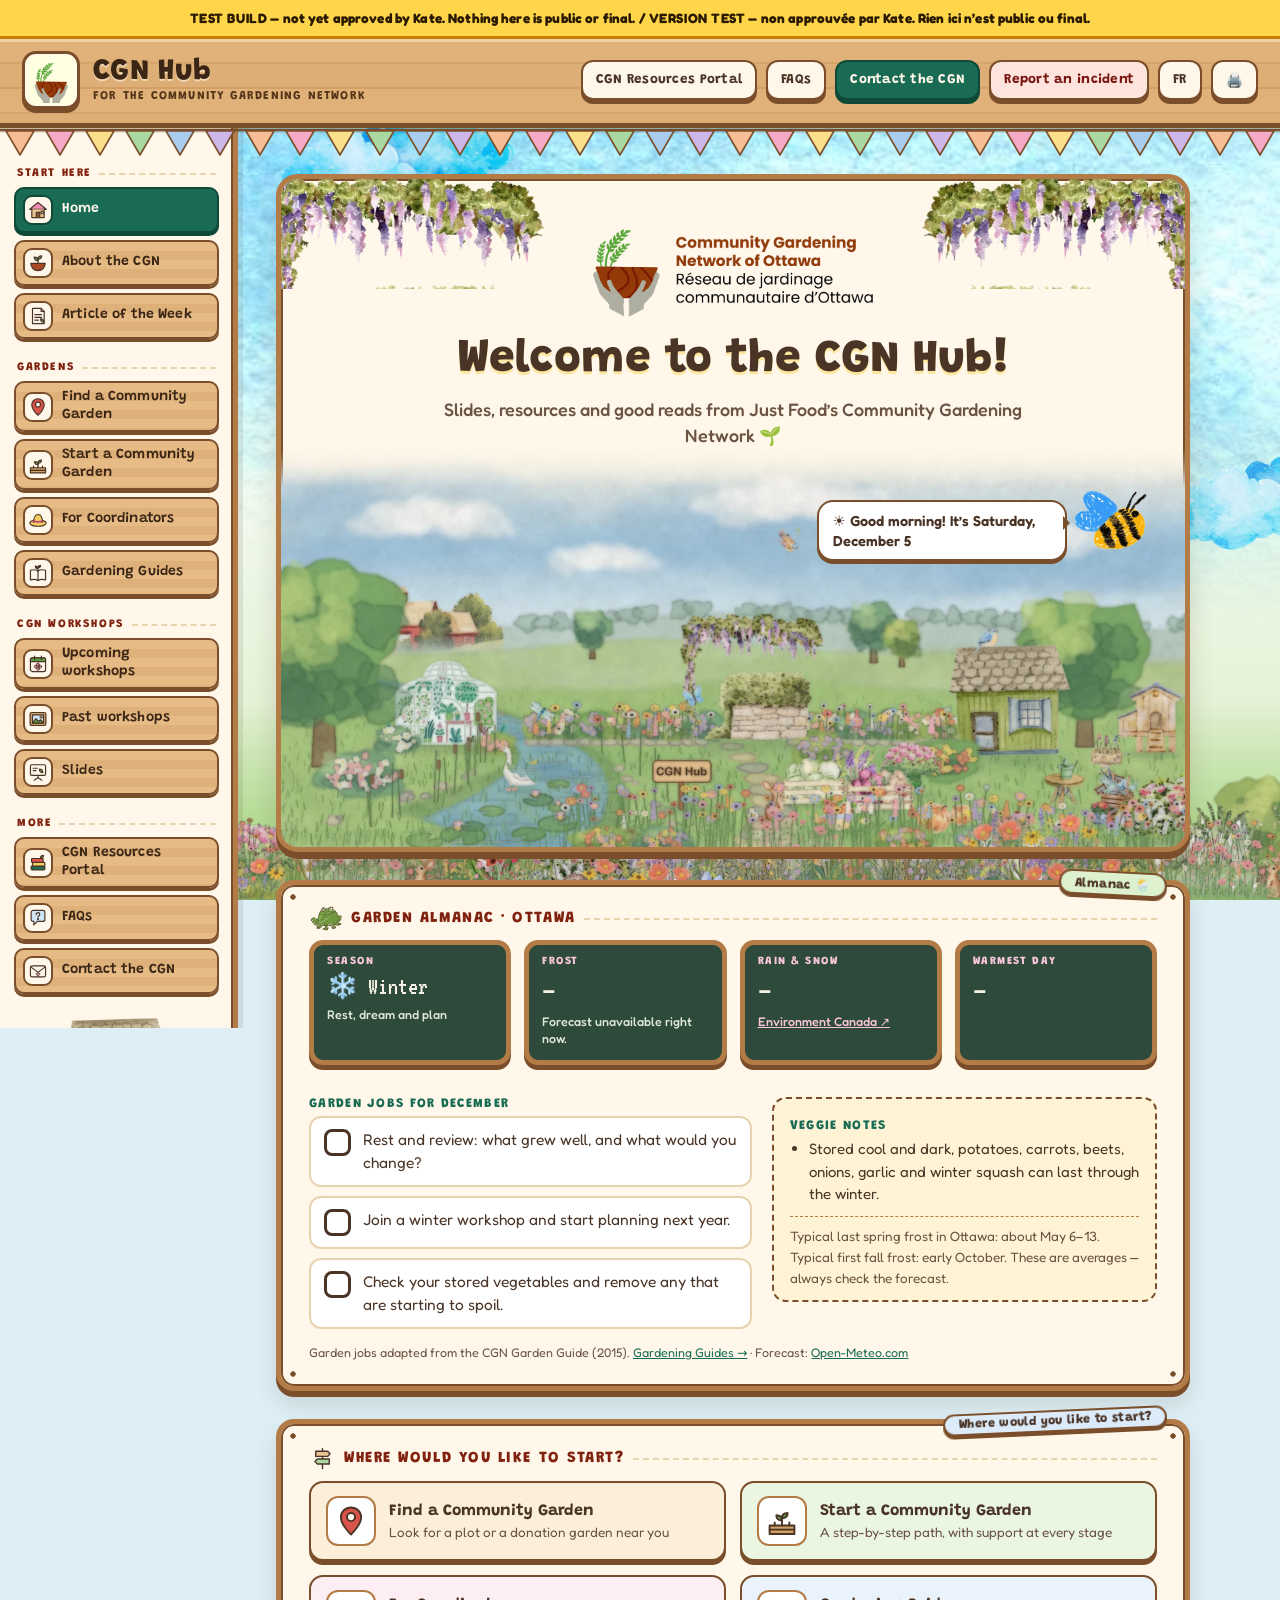
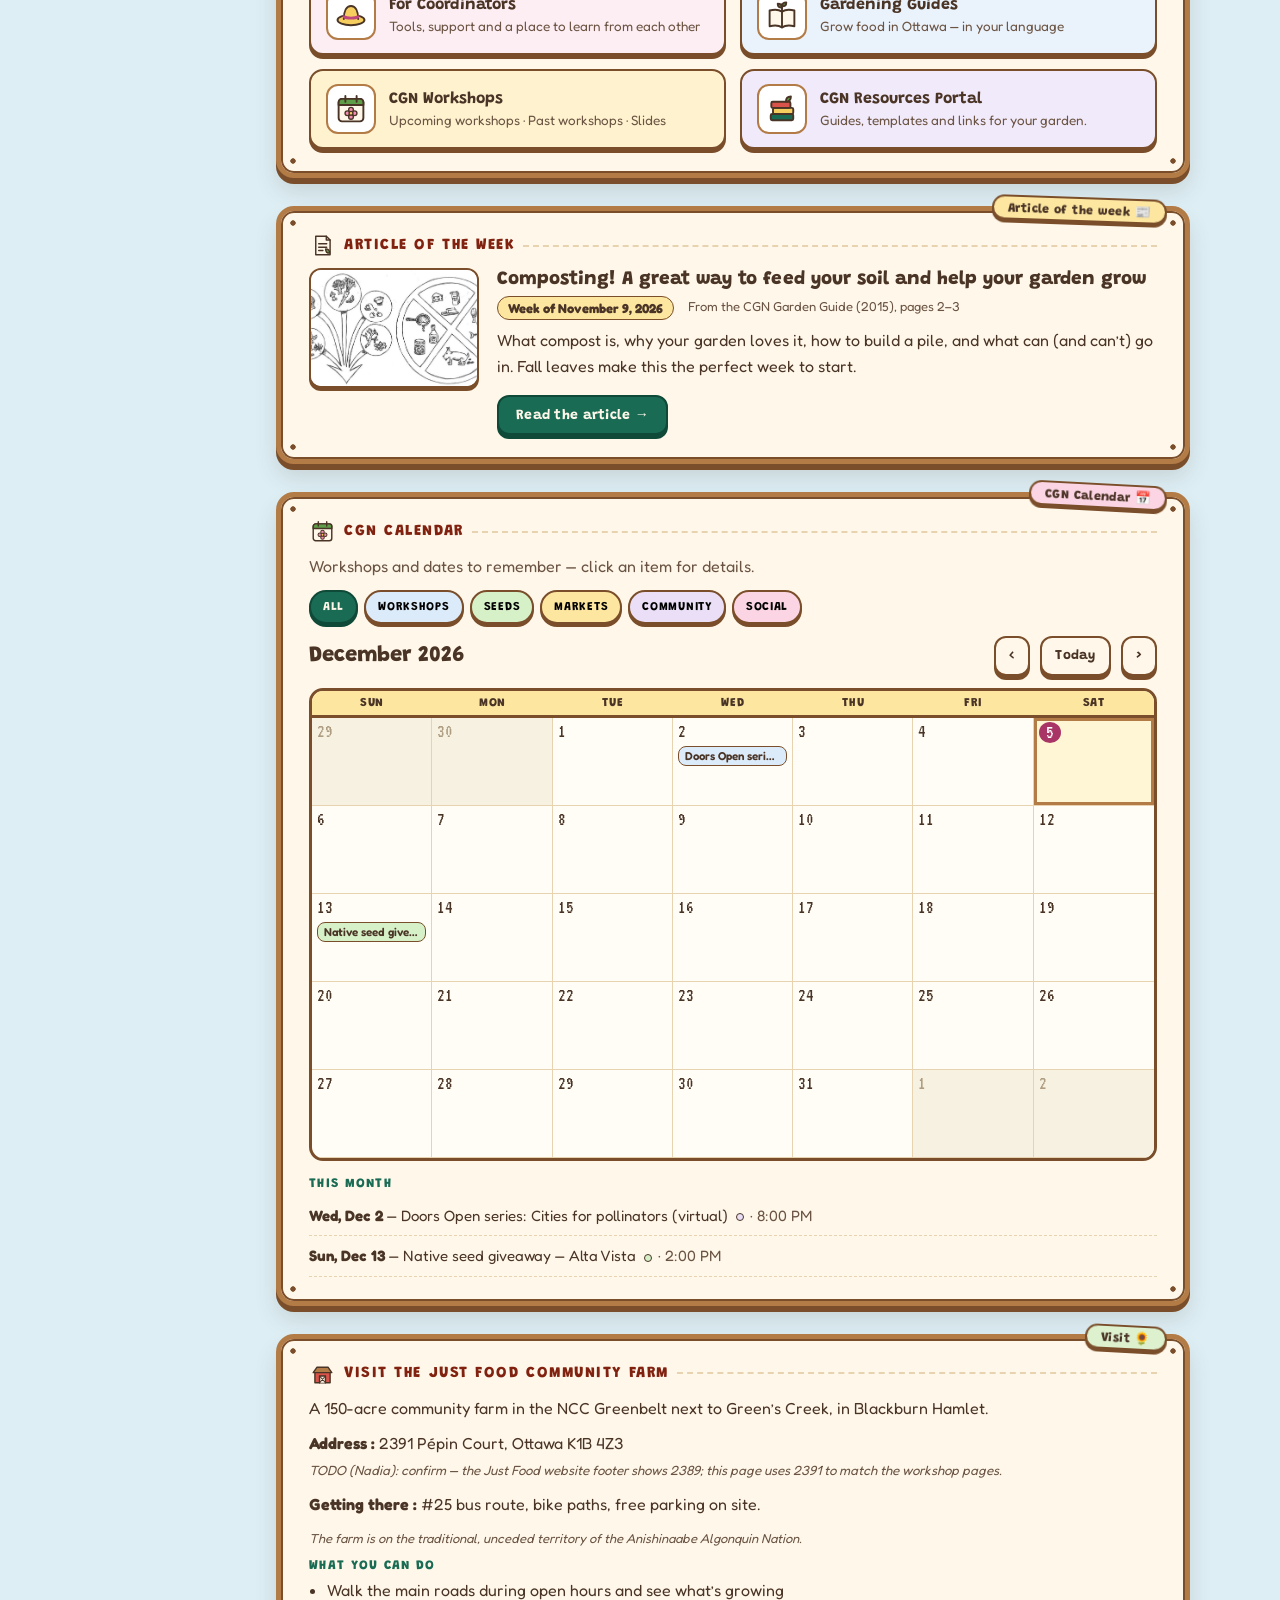
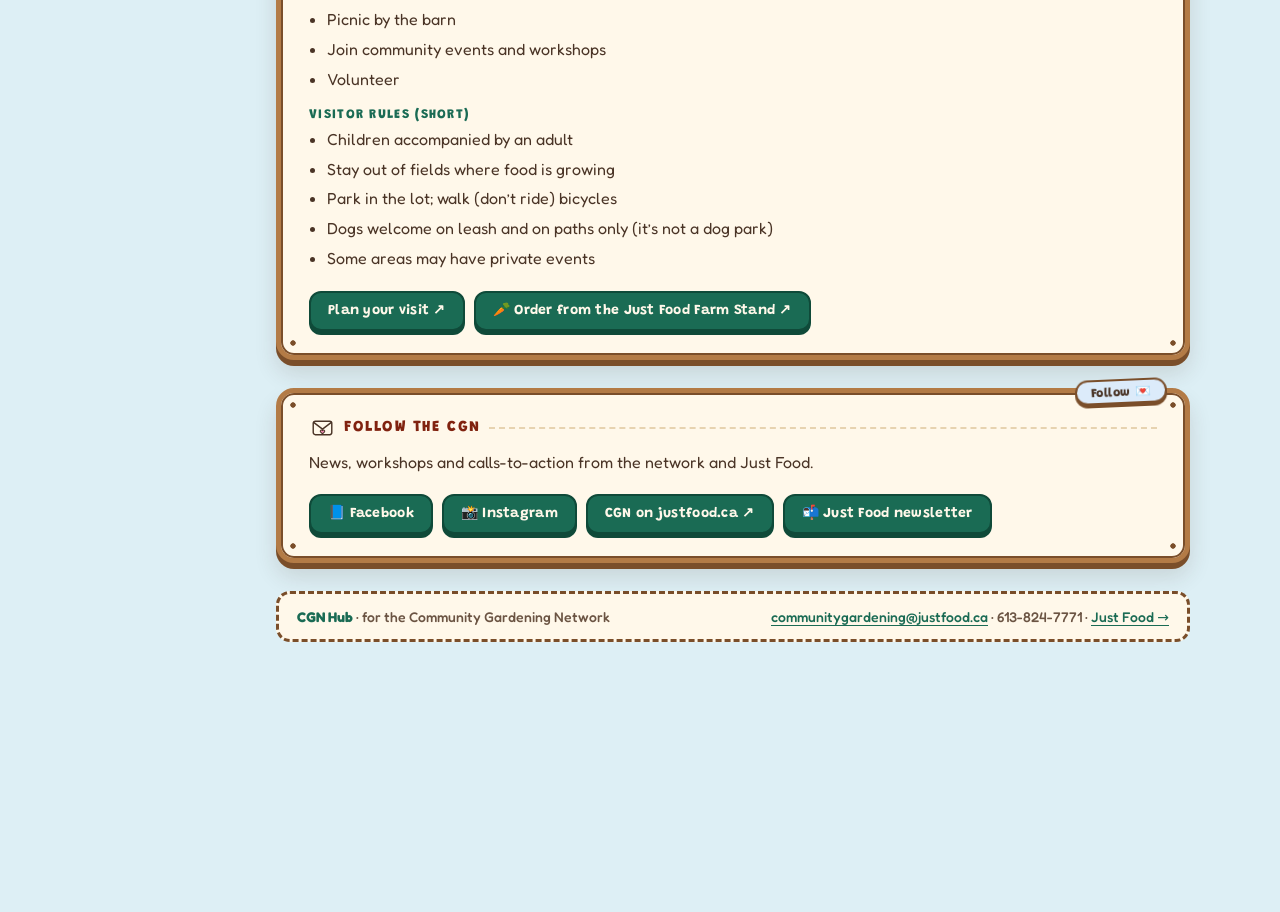
<file: index.html>
<!DOCTYPE html>
<html lang="en">
<head>
<meta charset="UTF-8">
<meta http-equiv="refresh" content="0; url=CGN_Hub.html">
<link rel="canonical" href="CGN_Hub.html">
<title>CGN Hub &mdash; redirecting</title>
<style>body{font:400 15px/1.5 -apple-system,BlinkMacSystemFont,sans-serif;max-width:640px;margin:48px auto;padding:0 16px;color:#222}</style>
</head>
<body>
<p>Redirecting to the <a href="CGN_Hub.html">CGN Hub</a>&hellip;</p>
<p><small>If the page doesn&rsquo;t load in a moment, click the link above.</small></p>
</body>
</html>
</file>
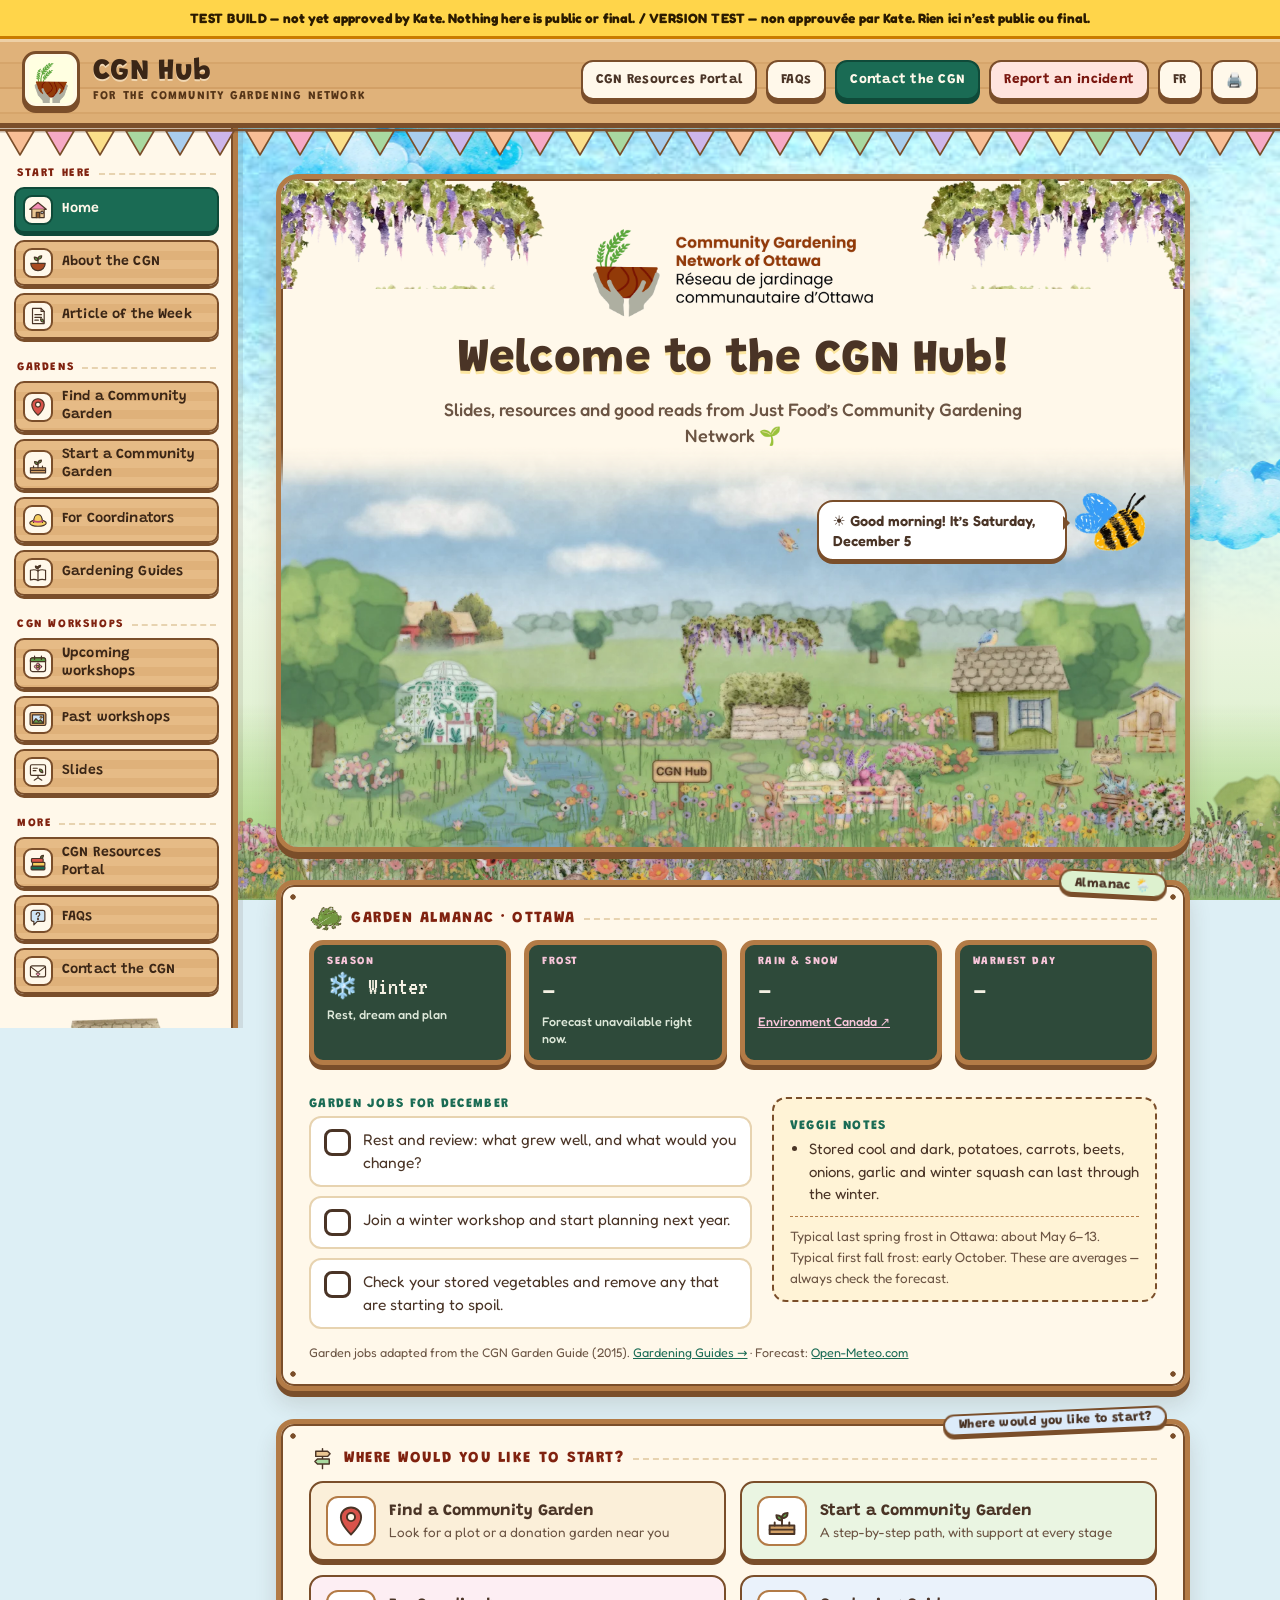
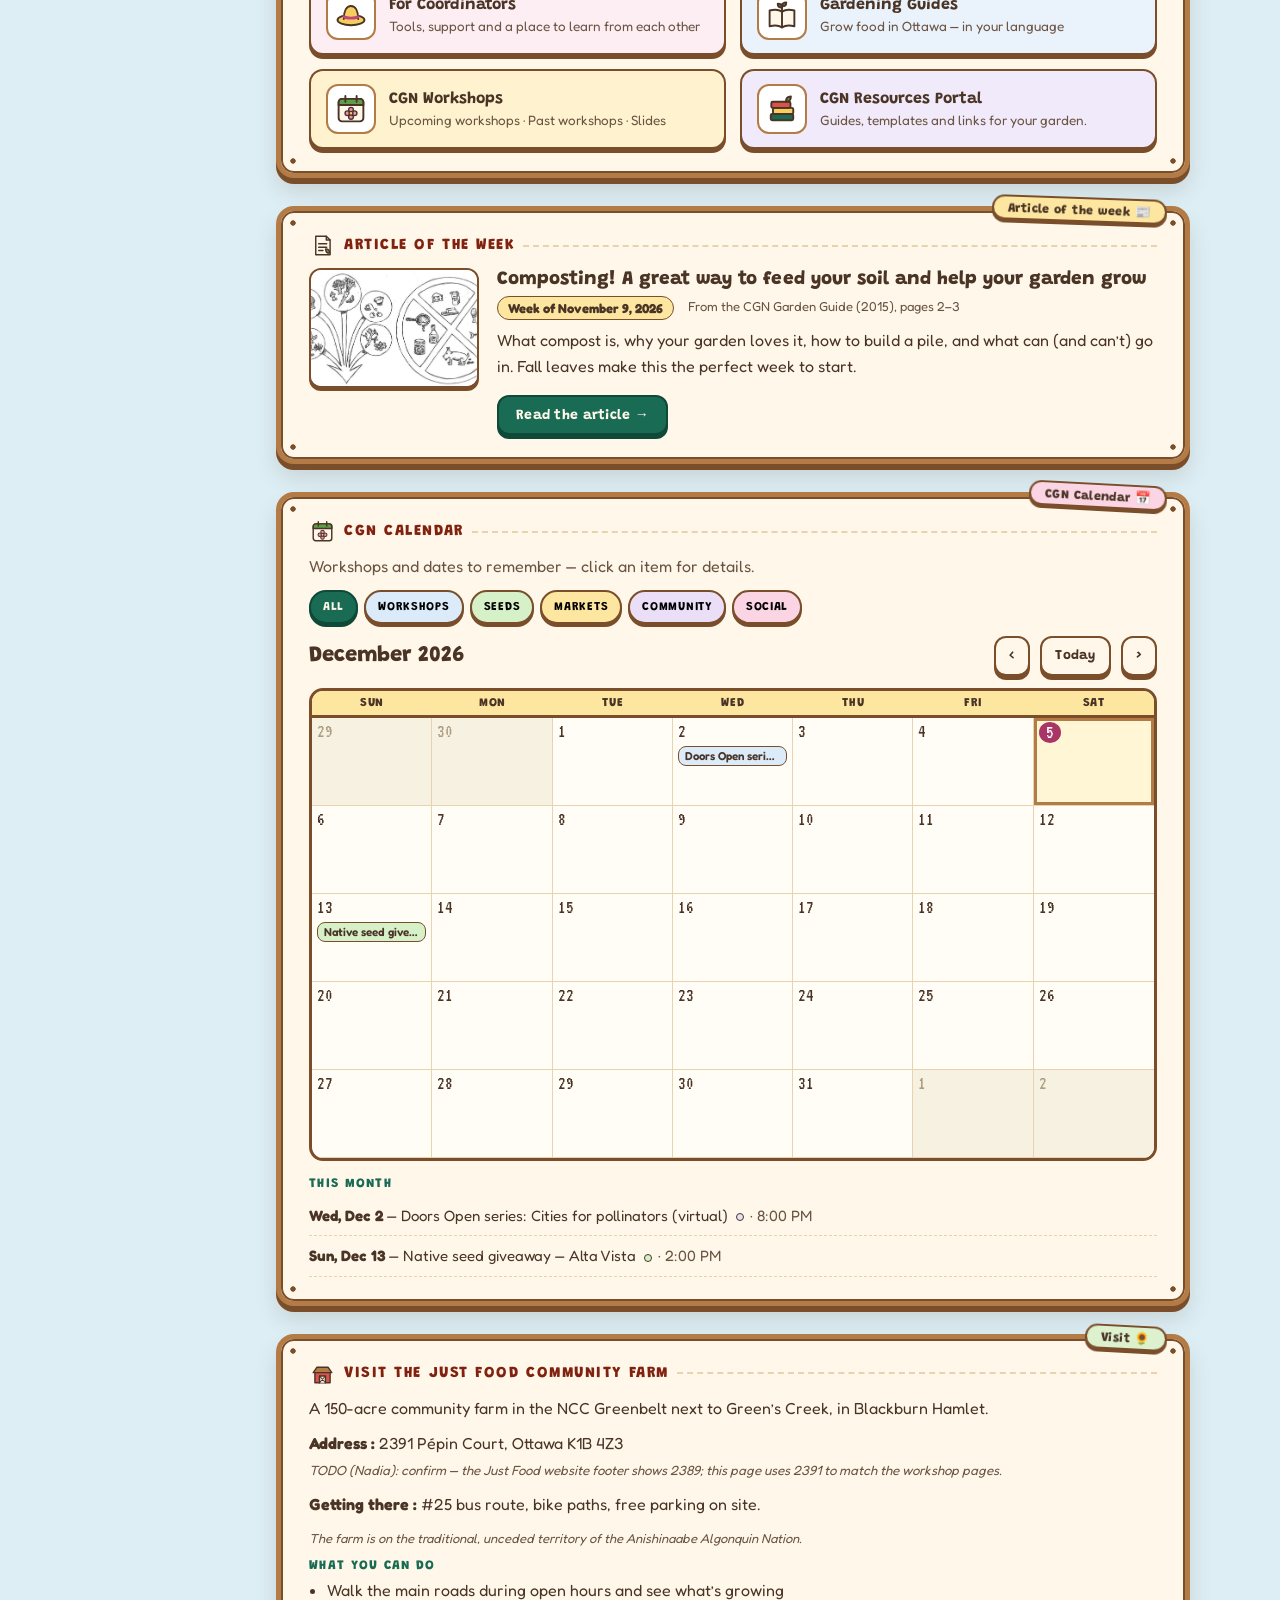
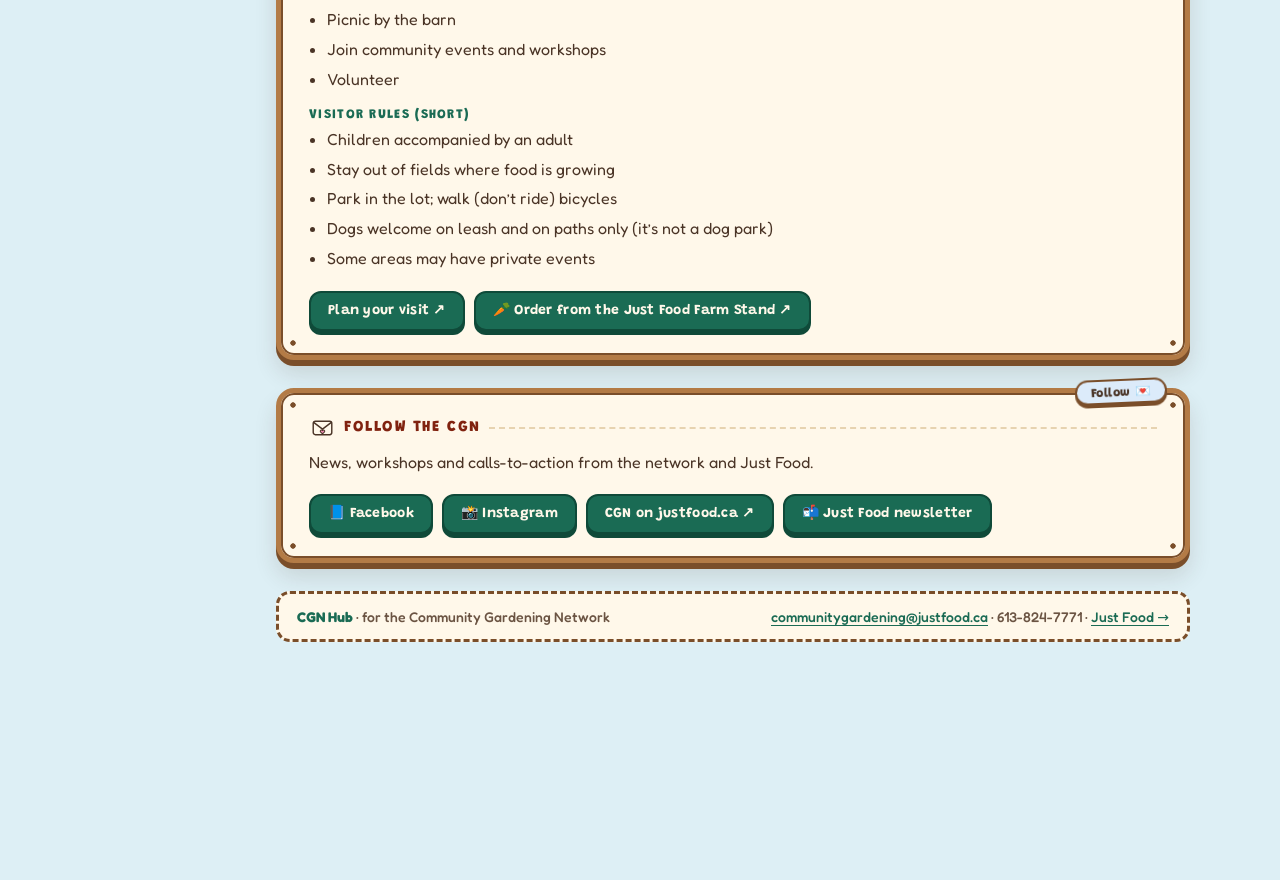
<file: CGN_Community_Hub.html>
<!DOCTYPE html>
<html lang="en">
<head>
<meta charset="UTF-8">
<meta http-equiv="refresh" content="0; url=CGN_Hub.html">
<link rel="canonical" href="CGN_Hub.html">
<title>CGN Hub &mdash; redirecting</title>
<style>body{font:400 15px/1.5 -apple-system,BlinkMacSystemFont,sans-serif;max-width:640px;margin:48px auto;padding:0 16px;color:#222}</style>
</head>
<body>
<p>The CGN Community Hub is now the <a href="CGN_Hub.html">CGN Hub</a>. Redirecting&hellip;</p>
<p><small>If the page doesn&rsquo;t load in a moment, click the link above.</small></p>
</body>
</html>
</file>
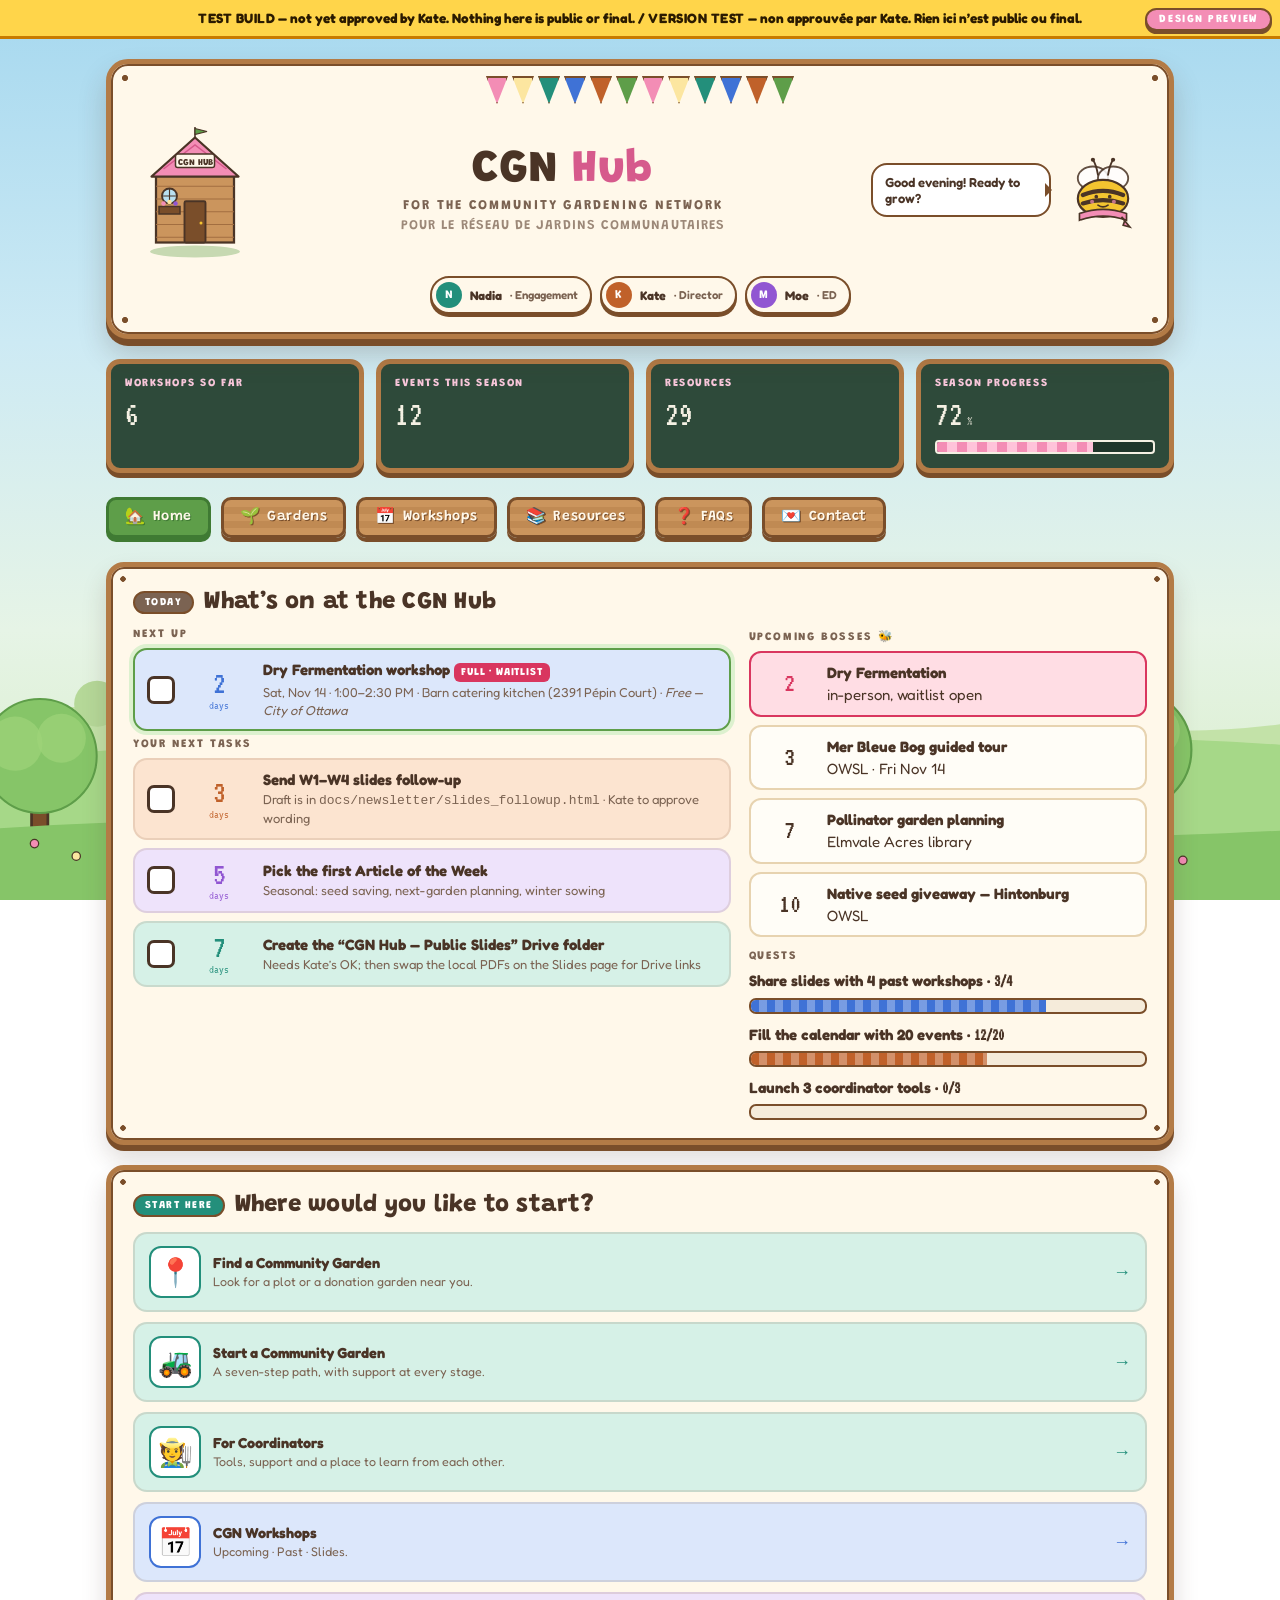
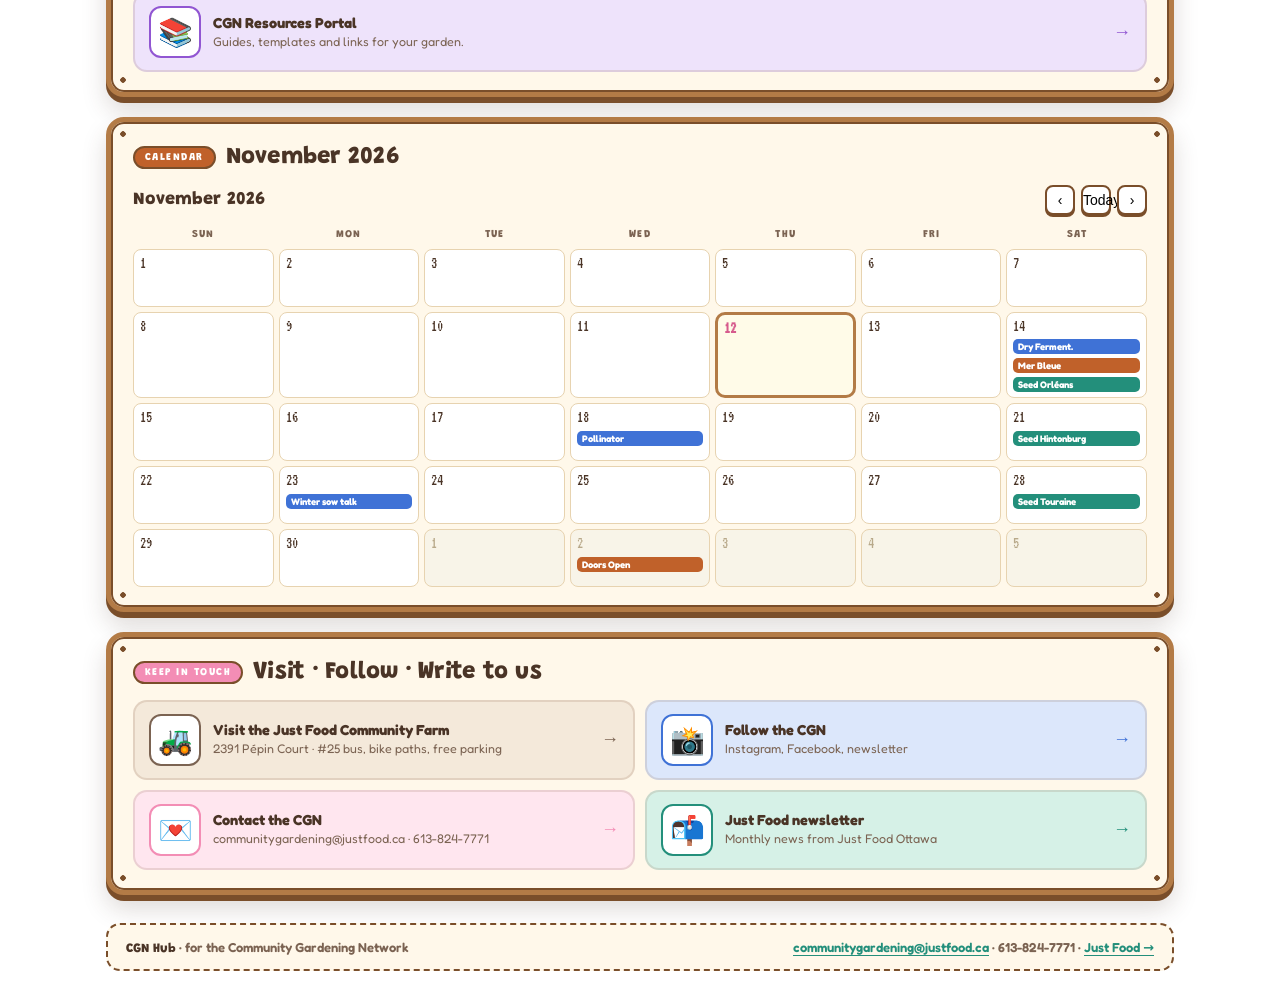
<file: prototypes/CGN_Hub_treehouse.html>
<!DOCTYPE html>
<html lang="en">
<head>
<meta charset="UTF-8">
<meta name="viewport" content="width=device-width, initial-scale=1">
<title>CGN Hub &mdash; garden shed prototype</title>
<meta name="description" content="A Treehouse-style design preview for the CGN Hub, adapted to a community garden theme.">
<link rel="preconnect" href="https://fonts.googleapis.com">
<link rel="preconnect" href="https://fonts.gstatic.com" crossorigin>
<link href="https://fonts.googleapis.com/css2?family=Fredoka:wght@400;500;600;700&family=Graduate&family=Grandstander:wght@600;700;800;900&family=VT323&display=swap" rel="stylesheet">
<style>
/* ────────────────────────────────────────────────────────────────────────── */
/*                         DESIGN TOKENS                                      */
/*  From Nadia's Treehouse brief §2. Adapted lightly for the CGN theme:       */
/*  --cgn-green replaces one of the section accents; otherwise unchanged.     */
/* ────────────────────────────────────────────────────────────────────────── */
:root{
  /* world */
  --sky:#B9E0F1; --sky2:#E8F5E4; --cloud:#FFFFFF; --cloud-pink:#FFD7E8;
  /* ink + paper */
  --ink:#4A3426; --ink-soft:#7B6352; --card:#FFF8EA; --line:#E7D3B0;
  /* accent */
  --pink:#F38DB5; --pink-deep:#D65A8C; --butter:#FCE6A0; --mint-glow:#DDF1CF;
  /* materials */
  --wood:#B37B46; --wood-dark:#7A4E2A; --wood-light:#CB955D;
  --leaf:#5E9E49; --leaf-deep:#3F7A33;
  --chalk:#2E4A3A; --chalk-ink:#F4F0E3;
  /* section colours (one colour + its soft bg) */
  --home:#7B6352; --home-bg:#F4E9DA;     /* neutral brown - Home / About    */
  --garden:#238F7B; --garden-bg:#D6F1E7; /* teal - Gardens group            */
  --ws:#3F72D6;   --ws-bg:#DCE7FB;       /* blue - Workshops group          */
  --res:#9156D2;  --res-bg:#EEE3FB;      /* violet - Resources Portal / FAQ */
  --comm:#C0612A; --comm-bg:#FCE4D0;     /* rust - Community / Calendar     */
  --contact:var(--pink); --contact-bg:#FFE6EF; /* pink - Contact the CGN    */
  /* status / signals */
  --due:#D9365F; --due-bg:#FFDDE4;       /* deadlines + warnings only       */
  --done:#3F9A5F;
  /* type */
  --f-display:"Grandstander","Trebuchet MS",sans-serif;
  --f-body:"Fredoka","Nunito",system-ui,sans-serif;
  --f-hud:"VT323","Courier New",monospace;
  --f-varsity:"Graduate",Georgia,serif;
}

/* ─── reset + body ─── */
*,*::before,*::after{box-sizing:border-box;margin:0;padding:0}
html{scroll-behavior:smooth}
body{
  font:400 15px/1.45 var(--f-body);
  color:var(--ink);
  background:linear-gradient(180deg,#A6D8EF 0%,#CDEAF4 38%,#E6F4E6 70%,#D6ECC4 100%) fixed;
  min-height:100vh;
  overflow-x:hidden;
}
a{color:inherit;text-decoration:none}
:focus-visible{outline:3px dashed var(--pink-deep); outline-offset:3px; border-radius:6px}

/* ─── TEST BUILD banner (preserved from the live Hub) ─── */
.test-banner{
  background:#FFD54A; color:#2a1a00; padding:10px 16px; text-align:center;
  font:700 13.5px var(--f-body); border-bottom:3px solid #c97b00;
  position:relative; z-index:10;
}
.test-banner strong{font-weight:900; letter-spacing:.04em}

/* ─── scene (fixed meadow + treehouse at the bottom of the viewport) ─── */
.scene{
  position:fixed; inset:auto 0 0 0; height:58vh; width:100%;
  pointer-events:none; z-index:0;
}
.scene svg{width:100%; height:100%; display:block}

/* ─── clouds ─── */
.cloud{
  position:fixed; z-index:0; pointer-events:none;
  background:var(--cloud); opacity:.82; border-radius:999px;
  box-shadow:0 2px 0 rgba(0,0,0,.04);
}
.cloud::before, .cloud::after{
  content:""; position:absolute; background:inherit; border-radius:50%;
}
.cloud.c1{width:120px; height:30px; top:7%;  left:-130px; animation:drift 95s linear infinite}
.cloud.c1::before{width:60px; height:60px; top:-26px; left:18px}
.cloud.c1::after {width:46px; height:46px; top:-20px; left:66px}
.cloud.c2{width:160px; height:40px; top:16%; left:-180px; animation:drift 140s linear infinite; animation-delay:-40s; background:var(--cloud-pink); opacity:.65}
.cloud.c2::before{width:80px; height:80px; top:-34px; left:26px}
.cloud.c2::after {width:60px; height:60px; top:-24px; left:88px}
.cloud.c3{width:100px; height:26px; top:22%; left:-100px; animation:drift 110s linear infinite; animation-delay:-70s}
.cloud.c3::before{width:50px; height:50px; top:-22px; left:14px}
.cloud.c3::after {width:38px; height:38px; top:-16px; left:56px}
@keyframes drift{ from{transform:translateX(0)} to{transform:translateX(calc(100vw + 300px))} }

/* ─── main wrap over the scene ─── */
.wrap{
  position:relative; z-index:1;
  max-width:1100px; margin:0 auto;
  padding:20px 16px 32px;
  display:grid; gap:20px;
}

/* ─── header board (wooden signboard + treehouse + bunting + mascot) ─── */
.header-board{
  position:relative;
  background:var(--card);
  border:5px solid var(--wood);
  border-radius:22px;
  padding:26px 24px 20px;
  box-shadow:
    inset 0 0 0 2px var(--wood-dark),
    0 7px 0 var(--wood-dark),
    0 16px 28px rgba(74,52,38,.22);
  background-image:
    radial-gradient(circle at 14px 14px, var(--wood-dark) 2.8px, transparent 3.2px),
    radial-gradient(circle at calc(100% - 14px) 14px, var(--wood-dark) 2.8px, transparent 3.2px),
    radial-gradient(circle at 14px calc(100% - 14px), var(--wood-dark) 2.8px, transparent 3.2px),
    radial-gradient(circle at calc(100% - 14px) calc(100% - 14px), var(--wood-dark) 2.8px, transparent 3.2px);
}
.bunting{
  display:flex; justify-content:center; gap:4px;
  margin:-14px auto 16px; max-width:460px;
}
.bunting .flag{
  width:22px; height:28px; clip-path:polygon(0 0, 100% 0, 50% 100%);
  border:2px solid var(--wood-dark);
}
.bunting .flag.a{background:var(--pink)}
.bunting .flag.b{background:var(--butter)}
.bunting .flag.c{background:var(--garden)}
.bunting .flag.d{background:var(--ws)}
.bunting .flag.e{background:var(--comm)}
.bunting .flag.f{background:var(--leaf)}

.header-grid{
  display:grid;
  grid-template-columns:auto 1fr auto;
  align-items:center;
  gap:20px;
}
.shed-icon{width:120px; height:140px; flex-shrink:0}
.brand-txt{
  font:800 46px/1 var(--f-display);
  color:var(--ink);
  letter-spacing:.01em;
  text-align:center;
}
.brand-txt .pink{color:var(--pink-deep)}
.brand-sub{
  margin-top:6px;
  font:700 13.5px var(--f-display);
  letter-spacing:.14em; text-transform:uppercase;
  color:var(--ink-soft);
  text-align:center;
}
.brand-sub-fr{color:var(--ink-soft); opacity:.75; font-weight:600; letter-spacing:.08em}

.mascot-wrap{display:flex; align-items:center; gap:10px}
.bee-icon{width:84px; height:84px; flex-shrink:0}
.bubble{
  position:relative; max-width:180px;
  background:#fff; border:2.5px solid var(--wood-dark); border-radius:16px;
  padding:9px 12px;
  font:600 13px var(--f-body);
}
.bubble::before{
  content:""; position:absolute; right:-10px; top:18px;
  border:7px solid transparent; border-left-color:var(--wood-dark);
}

.member-pills{
  display:flex; flex-wrap:wrap; gap:8px; justify-content:center;
  margin-top:16px;
}
.pill{
  display:inline-flex; align-items:center; gap:8px;
  background:var(--card); border:2.5px solid var(--wood-dark); border-radius:999px;
  padding:4px 12px 4px 4px;
  font:700 12.5px var(--f-body);
  box-shadow:0 3px 0 var(--wood-dark);
}
.pill-avatar{
  width:26px; height:26px; border-radius:50%;
  display:grid; place-items:center;
  font:700 12px var(--f-display); color:#fff;
}
.pill-role{color:var(--ink-soft); font-weight:600; font-size:11.5px}

/* ─── chalkboard HUD tiles ─── */
.hud{
  display:grid; gap:12px;
  grid-template-columns:repeat(auto-fit, minmax(160px, 1fr));
}
.hud-cell{
  background:var(--chalk); color:var(--chalk-ink);
  border:5px solid var(--wood); border-radius:14px;
  box-shadow:0 5px 0 var(--wood-dark);
  padding:12px 14px 14px;
}
.hud-lbl{
  font-family:var(--f-display); font-weight:800;
  font-size:11px; letter-spacing:.14em; text-transform:uppercase;
  color:#F8C6DA;
  margin-bottom:6px;
}
.hud-val{
  font-family:var(--f-hud); font-size:34px; line-height:1;
  font-variant-numeric:tabular-nums;
  color:var(--chalk-ink);
}
.hud-val .unit{font-size:14px; opacity:.72; margin-left:4px}
.xpbar{
  height:14px; background:#1F362A; border:2px solid var(--chalk-ink);
  border-radius:4px; overflow:hidden; margin-top:8px;
}
.xpbar b{
  display:block; height:100%;
  background:repeating-linear-gradient(90deg, var(--pink) 0 10px, #FFC3DA 10px 20px);
  transition:width .6s;
}

/* ─── wood-plank tabs ─── */
.tabs{
  display:flex; gap:10px; flex-wrap:wrap;
  padding:4px 0;
}
.tab{
  font:600 14px var(--f-display);
  background:repeating-linear-gradient(0deg, var(--wood-light) 0 7px, #C08A53 7px 14px);
  color:#FFF8EA;
  border:3px solid var(--wood-dark); border-radius:10px;
  padding:9px 16px 10px;
  box-shadow:0 4px 0 var(--wood-dark);
  text-shadow:1px 1px 0 var(--wood-dark);
  cursor:pointer;
  letter-spacing:.04em;
  display:inline-flex; align-items:center; gap:7px;
  transition:transform .06s;
}
.tab .emoji{font-size:16px; line-height:1}
.tab:hover{transform:translateY(-1px)}
.tab:active{transform:translateY(3px); box-shadow:0 1px 0 var(--wood-dark)}
.tab[aria-selected="true"]{
  background:var(--leaf);
  border-color:var(--leaf-deep);
  box-shadow:0 4px 0 var(--leaf-deep);
  text-shadow:1px 1px 0 var(--leaf-deep);
}

/* ─── wooden signboard panel ─── */
.panel{
  background:var(--card);
  border:5px solid var(--wood);
  border-radius:18px;
  padding:22px 22px 20px;
  box-shadow:
    inset 0 0 0 2px var(--wood-dark),
    0 6px 0 var(--wood-dark),
    0 14px 24px rgba(74,52,38,.18);
  background-image:
    radial-gradient(circle at 12px 12px, var(--wood-dark) 2.5px, transparent 3px),
    radial-gradient(circle at calc(100% - 12px) 12px, var(--wood-dark) 2.5px, transparent 3px),
    radial-gradient(circle at 12px calc(100% - 12px), var(--wood-dark) 2.5px, transparent 3px),
    radial-gradient(circle at calc(100% - 12px) calc(100% - 12px), var(--wood-dark) 2.5px, transparent 3px);
}
.panel-head{
  display:flex; align-items:center; gap:10px; flex-wrap:wrap;
  margin-bottom:14px;
}
.panel-head h2{
  font:800 24px/1.1 var(--f-display);
  color:var(--ink);
  letter-spacing:.01em;
}
.panel-head .lbl{
  font:800 10.5px var(--f-display); letter-spacing:.14em; text-transform:uppercase;
  color:#fff; background:var(--cc, var(--home));
  padding:4px 10px; border-radius:999px;
  border:2px solid var(--wood-dark);
}

h3.block-label{
  font:800 11.5px var(--f-display); letter-spacing:.14em; text-transform:uppercase;
  color:var(--cc, var(--home));
  margin:14px 0 8px;
}

/* ─── home grid ─── */
.home-grid{display:grid; gap:18px; grid-template-columns:1.5fr 1fr}

/* ─── task row with heart checkbox ─── */
.task{
  display:grid;
  grid-template-columns:auto 64px 1fr;
  gap:12px; align-items:center;
  padding:10px 12px; margin-bottom:8px;
  border-radius:14px;
  background:var(--bgc, #fff);
  border:2px solid rgba(122,78,42,.14);
}
.task.next{
  border-color:var(--leaf);
  box-shadow:0 0 0 4px var(--mint-glow);
}
.task .count{
  font-family:var(--f-hud); font-size:32px; line-height:.9;
  text-align:center; color:var(--cc, var(--ink));
  font-variant-numeric:tabular-nums;
}
.task .count .unit{font-size:12px; opacity:.8; display:block; margin-top:2px}
.task strong{font:700 15px var(--f-body); color:var(--ink); display:block; margin-bottom:2px}
.task .meta{color:var(--ink-soft); font-size:13px; line-height:1.35}

.check{
  appearance:none; -webkit-appearance:none;
  width:28px; height:28px;
  border:3px solid var(--ink); border-radius:7px; background:#fff;
  display:grid; place-items:center; cursor:pointer;
}
.check:checked{background:var(--pink)}
.check:checked::after{content:"\2665"; color:#fff; font-size:16px; line-height:1}

.chip{
  display:inline-block;
  font:800 10.5px var(--f-display); letter-spacing:.08em; text-transform:uppercase;
  padding:4px 7px; border-radius:6px;
  color:#fff; background:var(--cc, var(--home));
}
.chip.ghost{background:transparent; color:var(--cc, var(--ink-soft)); border:1.5px solid var(--cc, var(--line))}

/* ─── deadline / countdown tile ─── */
.dl{
  display:grid; grid-template-columns:54px 1fr; gap:10px; align-items:center;
  padding:9px 12px; margin-bottom:8px;
  background:#FFFDF7; border:2px solid var(--line); border-radius:12px;
}
.dl .count{
  font-family:var(--f-hud); font-size:28px; line-height:.9;
  text-align:center; font-variant-numeric:tabular-nums;
}
.dl.soon{border-color:var(--due); background:var(--due-bg)}
.dl.soon .count{color:var(--due)}

/* ─── striped progress bar (section-colored) ─── */
.bar{
  height:16px; border:2px solid var(--wood-dark);
  border-radius:7px; background:#F5EBDA; overflow:hidden;
}
.bar b{
  display:block; height:100%;
  background:repeating-linear-gradient(90deg, var(--cc, var(--leaf)) 0 8px, color-mix(in srgb, var(--cc, var(--leaf)) 70%, #fff) 8px 16px);
  transition:width .6s;
}

/* ─── quick-start doc tiles ─── */
.doc-grid{display:grid; gap:10px; grid-template-columns:1fr}
.doc-item{
  display:grid;
  grid-template-columns:52px 1fr auto;
  gap:12px; align-items:center;
  padding:12px 14px; border-radius:14px;
  background:var(--bgc, var(--home-bg));
  border:2px solid rgba(122,78,42,.15);
  transition:transform .08s, box-shadow .08s;
  cursor:pointer;
}
.doc-item:hover{transform:translateY(-1px); box-shadow:0 3px 0 var(--wood-dark)}
.doc-item .d-ico{
  font-size:28px; line-height:1;
  width:52px; height:52px;
  background:#fff; border:2.5px solid var(--cc, var(--home)); border-radius:12px;
  display:grid; place-items:center;
}
.doc-item strong{font:700 14.5px var(--f-body); color:var(--ink); display:block}
.doc-item .d-note{color:var(--ink-soft); font-size:12.5px; margin-top:2px; display:block}
.doc-item .arrow{font:700 18px var(--f-display); color:var(--cc, var(--home))}

/* ─── mini calendar ─── */
.cal-head{
  display:flex; align-items:center; gap:10px; justify-content:space-between;
  margin-bottom:10px;
}
.cal-head .m{font:800 18px var(--f-display); color:var(--ink)}
.cal-nav{display:flex; gap:6px}
.cal-nav button{
  background:#fff; border:2px solid var(--wood-dark); border-radius:8px;
  width:30px; height:30px; cursor:pointer; font-size:14px;
  box-shadow:0 2px 0 var(--wood-dark);
}
.cal-grid{
  display:grid; grid-template-columns:repeat(7, 1fr); gap:5px;
}
.cal-dow{
  font:800 10.5px var(--f-display); letter-spacing:.1em; text-transform:uppercase;
  color:var(--ink-soft); text-align:center; padding:4px 0;
}
.cal-cell{
  background:#fff; border:1.5px solid var(--line); border-radius:8px;
  padding:5px 6px; min-height:58px; font-size:11.5px;
}
.cal-cell.out{background:#F8F4E8; color:#B8A98A}
.cal-cell.today{border:3px solid var(--wood); border-radius:10px; background:#FFFBE8}
.cal-cell .n{font-family:var(--f-hud); font-size:16px; line-height:1}
.cal-cell.today .n{color:var(--pink-deep); font-weight:700}
.cal-cell .mini{
  display:block; margin-top:4px; padding:2px 5px; border-radius:5px;
  font:700 9.5px var(--f-body); color:#fff;
  background:var(--cc, var(--home));
  overflow:hidden; text-overflow:ellipsis; white-space:nowrap;
}

/* ─── two-column: left list, right countdowns ─── */
.col-left h3.block-label, .col-right h3.block-label{margin-top:0}

/* ─── footer (kept simple; matches the brand) ─── */
.hub-foot{
  margin-top:8px; padding:14px 18px;
  background:var(--card); border:2.5px dashed var(--wood-dark); border-radius:14px;
  display:flex; flex-wrap:wrap; justify-content:space-between; gap:12px;
  font:600 13px var(--f-body); color:var(--ink-soft);
}
.hub-foot a{color:var(--garden); border-bottom:1.5px solid var(--garden)}
.hub-foot strong{color:var(--ink); font-family:var(--f-display); font-weight:800}

/* ─── responsive ─── */
@media (max-width:860px){
  .wrap{padding:14px 12px 24px; gap:14px}
  .header-grid{grid-template-columns:1fr; text-align:center; justify-items:center}
  .mascot-wrap{justify-content:center}
  .home-grid{grid-template-columns:1fr}
  .shed-icon{width:96px; height:112px}
  .brand-txt{font-size:38px}
}
@media (max-width:620px){
  .brand-txt{font-size:32px}
  .cal-cell{min-height:48px}
  .cal-cell .mini{height:4px; width:22px; padding:0; border-radius:4px; font-size:0}
  .cal-cell .mini::before{content:""}
}
@media (prefers-reduced-motion:reduce){
  *, *::before, *::after{animation:none !important; transition:none !important}
}

/* ─── preview-only badge (so Nadia knows this is the prototype) ─── */
.prototype-tag{
  position:fixed; top:8px; right:8px; z-index:20;
  background:var(--pink); color:#fff;
  border:2.5px solid var(--wood-dark); border-radius:999px;
  padding:4px 12px;
  font:800 11px var(--f-display); letter-spacing:.14em; text-transform:uppercase;
  box-shadow:0 3px 0 var(--wood-dark);
}

/* ─── print ─── */
@media print{
  body{background:#fff}
  .scene, .cloud, .test-banner, .prototype-tag{display:none}
}
</style>
</head>
<body>

<!-- TEST BUILD banner, same message as the live Hub -->
<div class="test-banner" role="status" aria-live="polite">
  <strong>TEST BUILD</strong> &mdash; not yet approved by Kate. Nothing here is public or final.
  <span lang="fr"> / <strong>VERSION TEST</strong> &mdash; non approuv&eacute;e par Kate. Rien ici n&rsquo;est public ou final.</span>
</div>

<!-- Prototype corner tag -->
<div class="prototype-tag" aria-hidden="true">Design preview</div>

<!-- ───────────────────────── SCENE: fixed watercolour meadow ───────────────────── -->
<div class="scene" aria-hidden="true">
<svg viewBox="0 0 1440 500" preserveAspectRatio="xMidYMax slice" xmlns="http://www.w3.org/2000/svg">

  <!-- Reusable mascot symbols -->
  <defs>
    <!-- BEE: friendly bumblebee, chunky outlines, pink scarf -->
    <symbol id="bee" viewBox="0 0 100 100">
      <!-- wings behind body -->
      <ellipse cx="38" cy="36" rx="18" ry="14" fill="#FFFFFF" opacity=".85" stroke="#4A3426" stroke-width="2.2"/>
      <ellipse cx="62" cy="36" rx="18" ry="14" fill="#FFFFFF" opacity=".85" stroke="#4A3426" stroke-width="2.2"/>
      <!-- body -->
      <ellipse cx="50" cy="60" rx="30" ry="22" fill="#F4C430" stroke="#4A3426" stroke-width="2.5"/>
      <!-- stripes -->
      <path d="M26 56 Q50 46 74 56" stroke="#4A3426" stroke-width="5" fill="none" stroke-linecap="round"/>
      <path d="M26 66 Q50 58 74 66" stroke="#4A3426" stroke-width="5" fill="none" stroke-linecap="round"/>
      <!-- scarf (section color) -->
      <path d="M22 78 Q50 68 78 78 L78 86 Q50 76 22 86 Z" fill="#F38DB5" stroke="#4A3426" stroke-width="2"/>
      <path d="M72 82 L82 94 L74 92 L76 86 Z" fill="#F38DB5" stroke="#4A3426" stroke-width="2"/>
      <!-- face dots -->
      <circle cx="42" cy="58" r="2.2" fill="#4A3426"/>
      <circle cx="58" cy="58" r="2.2" fill="#4A3426"/>
      <!-- cheeks -->
      <circle cx="37" cy="64" r="2.4" fill="#F38DB5" opacity=".7"/>
      <circle cx="63" cy="64" r="2.4" fill="#F38DB5" opacity=".7"/>
      <!-- smile -->
      <path d="M44 68 Q50 72 56 68" stroke="#4A3426" stroke-width="2" fill="none" stroke-linecap="round"/>
      <!-- antennae -->
      <path d="M44 32 Q42 20 38 14" stroke="#4A3426" stroke-width="2.2" fill="none" stroke-linecap="round"/>
      <path d="M56 32 Q58 20 62 14" stroke="#4A3426" stroke-width="2.2" fill="none" stroke-linecap="round"/>
      <circle cx="38" cy="14" r="2.5" fill="#4A3426"/>
      <circle cx="62" cy="14" r="2.5" fill="#4A3426"/>
    </symbol>

    <!-- LADYBUG: red dome, teal scarf for the gardens section -->
    <symbol id="ladybug" viewBox="0 0 100 100">
      <!-- body -->
      <path d="M50 30 Q82 30 82 62 Q82 80 50 80 Q18 80 18 62 Q18 30 50 30 Z" fill="#D9365F" stroke="#4A3426" stroke-width="2.5"/>
      <!-- centre line -->
      <path d="M50 30 L50 78" stroke="#4A3426" stroke-width="2.5"/>
      <!-- spots -->
      <circle cx="34" cy="48" r="4.5" fill="#4A3426"/>
      <circle cx="66" cy="48" r="4.5" fill="#4A3426"/>
      <circle cx="30" cy="66" r="4.5" fill="#4A3426"/>
      <circle cx="70" cy="66" r="4.5" fill="#4A3426"/>
      <!-- head -->
      <ellipse cx="50" cy="30" rx="16" ry="12" fill="#4A3426"/>
      <!-- eyes -->
      <circle cx="44" cy="28" r="2.5" fill="#fff"/>
      <circle cx="56" cy="28" r="2.5" fill="#fff"/>
      <circle cx="44" cy="28" r="1" fill="#4A3426"/>
      <circle cx="56" cy="28" r="1" fill="#4A3426"/>
      <!-- scarf (garden teal) -->
      <path d="M22 80 Q50 72 78 80 L78 88 Q50 80 22 88 Z" fill="#238F7B" stroke="#4A3426" stroke-width="2"/>
      <!-- antennae -->
      <path d="M44 20 Q42 10 38 6" stroke="#4A3426" stroke-width="2" fill="none" stroke-linecap="round"/>
      <path d="M56 20 Q58 10 62 6" stroke="#4A3426" stroke-width="2" fill="none" stroke-linecap="round"/>
      <circle cx="38" cy="6" r="2.2" fill="#4A3426"/>
      <circle cx="62" cy="6" r="2.2" fill="#4A3426"/>
    </symbol>

    <!-- GARDEN SHED: replaces the brief's treehouse, same spirit -->
    <symbol id="shed" viewBox="0 0 160 180">
      <!-- grass tuft under the shed -->
      <ellipse cx="80" cy="172" rx="60" ry="8" fill="#5E9E49" opacity=".35"/>
      <!-- shed base walls (wood plank) -->
      <rect x="28" y="70" width="104" height="90" fill="#CB955D" stroke="#4A3426" stroke-width="3"/>
      <path d="M28 85 L132 85 M28 102 L132 102 M28 119 L132 119 M28 136 L132 136 M28 153 L132 153"
            stroke="#A26E40" stroke-width="1.5"/>
      <!-- roof (pink gable) -->
      <path d="M22 72 L80 20 L138 72 Z" fill="#F38DB5" stroke="#4A3426" stroke-width="3" stroke-linejoin="round"/>
      <!-- roof shingles -->
      <path d="M38 62 L80 30 L122 62" stroke="#D65A8C" stroke-width="2" fill="none"/>
      <!-- CGN sign -->
      <rect x="54" y="42" width="52" height="18" fill="#FFF8EA" stroke="#4A3426" stroke-width="2" rx="3"/>
      <text x="80" y="56" font-family="Grandstander, sans-serif" font-weight="800" font-size="12"
            text-anchor="middle" fill="#4A3426">CGN HUB</text>
      <!-- door -->
      <rect x="66" y="105" width="28" height="55" fill="#7A4E2A" stroke="#4A3426" stroke-width="2.5" rx="2"/>
      <circle cx="88" cy="134" r="2" fill="#F4C430"/>
      <!-- round window -->
      <circle cx="46" cy="98" r="10" fill="#B9E0F1" stroke="#4A3426" stroke-width="2.5"/>
      <path d="M36 98 L56 98 M46 88 L46 108" stroke="#4A3426" stroke-width="1.5"/>
      <!-- flower box under the window -->
      <rect x="32" y="112" width="28" height="10" fill="#7A4E2A" stroke="#4A3426" stroke-width="2"/>
      <circle cx="38" cy="108" r="3" fill="#F38DB5"/>
      <circle cx="46" cy="106" r="3" fill="#FCE6A0"/>
      <circle cx="54" cy="108" r="3" fill="#9156D2"/>
      <!-- flag on the roof -->
      <path d="M80 20 L80 6" stroke="#4A3426" stroke-width="2"/>
      <path d="M80 8 L96 12 L80 16 Z" fill="#5E9E49" stroke="#4A3426" stroke-width="1.5"/>
    </symbol>

    <!-- Round-canopy tree -->
    <symbol id="tree" viewBox="0 0 100 130">
      <rect x="44" y="70" width="12" height="55" fill="#7A4E2A" stroke="#4A3426" stroke-width="2"/>
      <circle cx="50" cy="55" r="42" fill="#86C568" stroke="#5E9E49" stroke-width="1.5"/>
      <circle cx="32" cy="46" r="20" fill="#9ED47A" opacity=".7"/>
      <circle cx="66" cy="42" r="18" fill="#9ED47A" opacity=".7"/>
    </symbol>

    <!-- Birch -->
    <symbol id="birch" viewBox="0 0 40 120">
      <rect x="16" y="20" width="8" height="100" fill="#FFF8EA" stroke="#4A3426" stroke-width="1.5"/>
      <path d="M17 32 L23 32 M17 48 L23 48 M17 68 L23 68 M17 88 L23 88" stroke="#4A3426" stroke-width="1.2"/>
      <ellipse cx="20" cy="16" rx="18" ry="22" fill="#9ED47A" stroke="#5E9E49" stroke-width="1.5"/>
    </symbol>
  </defs>

  <!-- Layer 1: far hills -->
  <path d="M0 340 Q180 300 360 320 T720 310 T1080 320 T1440 310 L1440 500 L0 500 Z" fill="#C3E2A8"/>
  <!-- rounded bush clusters on far hills -->
  <g fill="#B5D898">
    <circle cx="200" cy="312" r="22"/><circle cx="232" cy="318" r="18"/><circle cx="250" cy="312" r="14"/>
    <circle cx="880" cy="302" r="20"/><circle cx="906" cy="308" r="16"/>
  </g>

  <!-- Layer 2: middle hills -->
  <path d="M0 380 Q240 340 480 360 T960 356 T1440 362 L1440 500 L0 500 Z" fill="#A6D888"/>

  <!-- Layer 3: landmarks -->
  <!-- Pond -->
  <ellipse cx="420" cy="430" rx="110" ry="22" fill="#5CAEE0" opacity=".88"/>
  <ellipse cx="420" cy="428" rx="105" ry="18" fill="#7BC7F2" opacity=".6"/>
  <!-- lily pads -->
  <ellipse cx="380" cy="432" rx="12" ry="5" fill="#5E9E49"/>
  <ellipse cx="420" cy="438" rx="14" ry="5" fill="#5E9E49"/>
  <ellipse cx="458" cy="434" rx="10" ry="4" fill="#5E9E49"/>
  <!-- lily flower -->
  <circle cx="420" cy="436" r="3" fill="#FFF8EA"/>
  <!-- bulrushes -->
  <g stroke="#4A3426" stroke-width="2">
    <line x1="340" y1="430" x2="340" y2="402"/>
    <line x1="500" y1="432" x2="500" y2="404"/>
  </g>
  <ellipse cx="340" cy="398" rx="4" ry="9" fill="#7A4E2A"/>
  <ellipse cx="500" cy="400" rx="4" ry="9" fill="#7A4E2A"/>

  <!-- Trees -->
  <use href="#tree" x="80"   y="290" width="130" height="170"/>
  <use href="#tree" x="1120" y="280" width="140" height="180"/>
  <!-- Birches -->
  <use href="#birch" x="620" y="320" width="48" height="140"/>
  <use href="#birch" x="650" y="326" width="42" height="130"/>
  <use href="#birch" x="684" y="322" width="46" height="138"/>

  <!-- Garden shed (on the middle hill, right side) -->
  <use href="#shed" x="1020" y="296" width="150" height="170"/>

  <!-- Layer 4: near hill -->
  <path d="M0 440 Q320 410 640 430 T1280 436 T1440 430 L1440 500 L0 500 Z" fill="#86C568"/>

  <!-- Flowers and butterflies on the near hill -->
  <g>
    <!-- pink flowers -->
    <g fill="#F38DB5" stroke="#4A3426" stroke-width="1.2">
      <circle cx="140" cy="446" r="4"/>
      <circle cx="220" cy="454" r="4"/>
      <circle cx="300" cy="462" r="4"/>
      <circle cx="580" cy="452" r="4"/>
      <circle cx="760" cy="458" r="4"/>
      <circle cx="950" cy="454" r="4"/>
      <circle cx="1240" cy="462" r="4"/>
    </g>
    <!-- yellow flowers -->
    <g fill="#FCE6A0" stroke="#4A3426" stroke-width="1.2">
      <circle cx="180" cy="458" r="4"/>
      <circle cx="400" cy="460" r="4"/>
      <circle cx="540" cy="464" r="4"/>
      <circle cx="820" cy="452" r="4"/>
      <circle cx="1080" cy="458" r="4"/>
    </g>
    <!-- purple flowers -->
    <g fill="#C7A1F1" stroke="#4A3426" stroke-width="1.2">
      <circle cx="260" cy="470" r="3.5"/>
      <circle cx="600" cy="472" r="3.5"/>
      <circle cx="900" cy="470" r="3.5"/>
      <circle cx="1180" cy="472" r="3.5"/>
    </g>
  </g>

  <!-- A butterfly fluttering nearby (decorative) -->
  <g transform="translate(720, 400)">
    <ellipse cx="-5" cy="-3" rx="6" ry="4" fill="#F38DB5" stroke="#4A3426" stroke-width="1.5"/>
    <ellipse cx="5"  cy="-3" rx="6" ry="4" fill="#F38DB5" stroke="#4A3426" stroke-width="1.5"/>
    <ellipse cx="-5" cy="4"  rx="4" ry="3" fill="#F38DB5" stroke="#4A3426" stroke-width="1.5"/>
    <ellipse cx="5"  cy="4"  rx="4" ry="3" fill="#F38DB5" stroke="#4A3426" stroke-width="1.5"/>
    <ellipse cx="0" cy="0" rx="1.5" ry="7" fill="#4A3426"/>
  </g>

</svg>
</div>

<!-- Clouds (static CSS layers over the scene) -->
<div class="cloud c1" aria-hidden="true"></div>
<div class="cloud c2" aria-hidden="true"></div>
<div class="cloud c3" aria-hidden="true"></div>

<!-- ─────────────────────────────── MAIN WRAP ──────────────────────────────── -->
<div class="wrap">

  <!-- Header board: shed + title + bunting + mascot + members -->
  <header class="header-board">
    <div class="bunting" aria-hidden="true">
      <span class="flag a"></span><span class="flag b"></span><span class="flag c"></span>
      <span class="flag d"></span><span class="flag e"></span><span class="flag f"></span>
      <span class="flag a"></span><span class="flag b"></span><span class="flag c"></span>
      <span class="flag d"></span><span class="flag e"></span><span class="flag f"></span>
    </div>

    <div class="header-grid">
      <!-- Left: shed icon -->
      <svg class="shed-icon" aria-hidden="true"><use href="#shed"/></svg>

      <!-- Middle: brand title -->
      <div>
        <div class="brand-txt">CGN <span class="pink">Hub</span></div>
        <div class="brand-sub">For the Community Gardening Network</div>
        <div class="brand-sub brand-sub-fr" lang="fr">pour le Réseau de jardins communautaires</div>
      </div>

      <!-- Right: bee mascot + speech bubble -->
      <div class="mascot-wrap">
        <div class="bubble">Good evening! Ready to grow?</div>
        <svg class="bee-icon" aria-label="bee mascot"><use href="#bee"/></svg>
      </div>
    </div>

    <!-- Member pills (team) -->
    <div class="member-pills" aria-label="team">
      <span class="pill">
        <span class="pill-avatar" style="background:var(--garden)">N</span>
        Nadia <span class="pill-role">· Engagement</span>
      </span>
      <span class="pill">
        <span class="pill-avatar" style="background:var(--comm)">K</span>
        Kate <span class="pill-role">· Director</span>
      </span>
      <span class="pill">
        <span class="pill-avatar" style="background:var(--res)">M</span>
        Moe <span class="pill-role">· ED</span>
      </span>
    </div>
  </header>

  <!-- Chalkboard HUD: counts and a "season progress" XP bar -->
  <section class="hud" aria-label="CGN at a glance">
    <div class="hud-cell">
      <div class="hud-lbl">Workshops so far</div>
      <div class="hud-val">6</div>
    </div>
    <div class="hud-cell">
      <div class="hud-lbl">Events this season</div>
      <div class="hud-val">12</div>
    </div>
    <div class="hud-cell">
      <div class="hud-lbl">Resources</div>
      <div class="hud-val">29</div>
    </div>
    <div class="hud-cell">
      <div class="hud-lbl">Season progress</div>
      <div class="hud-val">72<span class="unit">%</span></div>
      <div class="xpbar" aria-label="season progress 72%"><b style="width:72%"></b></div>
    </div>
  </section>

  <!-- Wood-plank tabs -->
  <nav class="tabs" role="tablist" aria-label="sections">
    <button class="tab" role="tab" aria-selected="true"><span class="emoji">🏡</span> Home</button>
    <button class="tab" role="tab" aria-selected="false"><span class="emoji">🌱</span> Gardens</button>
    <button class="tab" role="tab" aria-selected="false"><span class="emoji">📅</span> Workshops</button>
    <button class="tab" role="tab" aria-selected="false"><span class="emoji">📚</span> Resources</button>
    <button class="tab" role="tab" aria-selected="false"><span class="emoji">❓</span> FAQs</button>
    <button class="tab" role="tab" aria-selected="false"><span class="emoji">💌</span> Contact</button>
  </nav>

  <!-- Today / Home panel -->
  <section class="panel" style="--cc:var(--home); --bgc:var(--home-bg)">
    <div class="panel-head">
      <span class="lbl">Today</span>
      <h2>What&rsquo;s on at the CGN Hub</h2>
    </div>

    <div class="home-grid">
      <!-- Left column: today + next tasks -->
      <div class="col-left">
        <h3 class="block-label">Next up</h3>
        <div class="task next" style="--cc:var(--ws); --bgc:var(--ws-bg)">
          <input class="check" type="checkbox" aria-label="attend workshop">
          <div class="count">2<span class="unit">days</span></div>
          <div>
            <strong>Dry Fermentation workshop <span class="chip" style="--cc:var(--due)">full · waitlist</span></strong>
            <div class="meta">Sat, Nov 14 &middot; 1:00&ndash;2:30 PM &middot; Barn catering kitchen (2391 P&eacute;pin Court) &middot; <em>Free &mdash; City of Ottawa</em></div>
          </div>
        </div>

        <h3 class="block-label">Your next tasks</h3>
        <div class="task" style="--cc:var(--comm); --bgc:var(--comm-bg)">
          <input class="check" type="checkbox" aria-label="send slides">
          <div class="count">3<span class="unit">days</span></div>
          <div>
            <strong>Send W1&ndash;W4 slides follow-up</strong>
            <div class="meta">Draft is in <code>docs/newsletter/slides_followup.html</code> &middot; Kate to approve wording</div>
          </div>
        </div>
        <div class="task" style="--cc:var(--res); --bgc:var(--res-bg)">
          <input class="check" type="checkbox" aria-label="pick article">
          <div class="count">5<span class="unit">days</span></div>
          <div>
            <strong>Pick the first Article of the Week</strong>
            <div class="meta">Seasonal: seed saving, next-garden planning, winter sowing</div>
          </div>
        </div>
        <div class="task" style="--cc:var(--garden); --bgc:var(--garden-bg)">
          <input class="check" type="checkbox" aria-label="drive folder">
          <div class="count">7<span class="unit">days</span></div>
          <div>
            <strong>Create the &ldquo;CGN Hub &mdash; Public Slides&rdquo; Drive folder</strong>
            <div class="meta">Needs Kate&rsquo;s OK; then swap the local PDFs on the Slides page for Drive links</div>
          </div>
        </div>
      </div>

      <!-- Right column: countdowns + quest progress -->
      <div class="col-right">
        <h3 class="block-label">Upcoming bosses 🐝</h3>
        <div class="dl soon">
          <div class="count">2</div>
          <div><strong>Dry Fermentation</strong><div class="meta">in-person, waitlist open</div></div>
        </div>
        <div class="dl">
          <div class="count">3</div>
          <div><strong>Mer Bleue Bog guided tour</strong><div class="meta">OWSL &middot; Fri Nov 14</div></div>
        </div>
        <div class="dl">
          <div class="count">7</div>
          <div><strong>Pollinator garden planning</strong><div class="meta">Elmvale Acres library</div></div>
        </div>
        <div class="dl">
          <div class="count">10</div>
          <div><strong>Native seed giveaway &mdash; Hintonburg</strong><div class="meta">OWSL</div></div>
        </div>

        <h3 class="block-label" style="margin-top:14px">Quests</h3>
        <div style="--cc:var(--ws)">
          <div class="meta" style="font-weight:700; margin-bottom:4px">Share slides with 4 past workshops &middot; <span style="font-family:var(--f-hud); font-size:16px">3/4</span></div>
          <div class="bar"><b style="width:75%"></b></div>
        </div>
        <div style="--cc:var(--comm); margin-top:10px">
          <div class="meta" style="font-weight:700; margin-bottom:4px">Fill the calendar with 20 events &middot; <span style="font-family:var(--f-hud); font-size:16px">12/20</span></div>
          <div class="bar"><b style="width:60%"></b></div>
        </div>
        <div style="--cc:var(--garden); margin-top:10px">
          <div class="meta" style="font-weight:700; margin-bottom:4px">Launch 3 coordinator tools &middot; <span style="font-family:var(--f-hud); font-size:16px">0/3</span></div>
          <div class="bar"><b style="width:0%"></b></div>
        </div>
      </div>
    </div>
  </section>

  <!-- Where to start (quick-start doc tiles, section-coloured) -->
  <section class="panel">
    <div class="panel-head">
      <span class="lbl" style="--cc:var(--garden)">Start here</span>
      <h2>Where would you like to start?</h2>
    </div>
    <div class="doc-grid">
      <a class="doc-item" style="--cc:var(--garden); --bgc:var(--garden-bg)" href="#">
        <span class="d-ico" role="img" aria-label="pin">📍</span>
        <div>
          <strong>Find a Community Garden</strong>
          <span class="d-note">Look for a plot or a donation garden near you.</span>
        </div>
        <span class="arrow">&rarr;</span>
      </a>
      <a class="doc-item" style="--cc:var(--garden); --bgc:var(--garden-bg)" href="#">
        <span class="d-ico" role="img" aria-label="tractor">🚜</span>
        <div>
          <strong>Start a Community Garden</strong>
          <span class="d-note">A seven-step path, with support at every stage.</span>
        </div>
        <span class="arrow">&rarr;</span>
      </a>
      <a class="doc-item" style="--cc:var(--garden); --bgc:var(--garden-bg)" href="#">
        <span class="d-ico" role="img" aria-label="coordinator">🧑‍🌾</span>
        <div>
          <strong>For Coordinators</strong>
          <span class="d-note">Tools, support and a place to learn from each other.</span>
        </div>
        <span class="arrow">&rarr;</span>
      </a>
      <a class="doc-item" style="--cc:var(--ws); --bgc:var(--ws-bg)" href="#">
        <span class="d-ico" role="img" aria-label="workshops">📅</span>
        <div>
          <strong>CGN Workshops</strong>
          <span class="d-note">Upcoming &middot; Past &middot; Slides.</span>
        </div>
        <span class="arrow">&rarr;</span>
      </a>
      <a class="doc-item" style="--cc:var(--res); --bgc:var(--res-bg)" href="#">
        <span class="d-ico" role="img" aria-label="books">📚</span>
        <div>
          <strong>CGN Resources Portal</strong>
          <span class="d-note">Guides, templates and links for your garden.</span>
        </div>
        <span class="arrow">&rarr;</span>
      </a>
    </div>
  </section>

  <!-- Mini calendar (overview of the month) -->
  <section class="panel" style="--cc:var(--comm); --bgc:var(--comm-bg)">
    <div class="panel-head">
      <span class="lbl">Calendar</span>
      <h2>November 2026</h2>
    </div>

    <div class="cal-head">
      <div class="m">November 2026</div>
      <div class="cal-nav" aria-label="change month">
        <button aria-label="previous month">&lsaquo;</button>
        <button>Today</button>
        <button aria-label="next month">&rsaquo;</button>
      </div>
    </div>

    <div class="cal-grid" role="grid" aria-label="November 2026">
      <div class="cal-dow">Sun</div><div class="cal-dow">Mon</div><div class="cal-dow">Tue</div>
      <div class="cal-dow">Wed</div><div class="cal-dow">Thu</div><div class="cal-dow">Fri</div>
      <div class="cal-dow">Sat</div>

      <div class="cal-cell"><span class="n">1</span></div>
      <div class="cal-cell"><span class="n">2</span></div>
      <div class="cal-cell"><span class="n">3</span></div>
      <div class="cal-cell"><span class="n">4</span></div>
      <div class="cal-cell"><span class="n">5</span></div>
      <div class="cal-cell"><span class="n">6</span></div>
      <div class="cal-cell"><span class="n">7</span></div>

      <div class="cal-cell"><span class="n">8</span></div>
      <div class="cal-cell"><span class="n">9</span></div>
      <div class="cal-cell"><span class="n">10</span></div>
      <div class="cal-cell"><span class="n">11</span></div>
      <div class="cal-cell today"><span class="n">12</span></div>
      <div class="cal-cell"><span class="n">13</span></div>
      <div class="cal-cell">
        <span class="n">14</span>
        <span class="mini" style="--cc:var(--ws)">Dry Ferment.</span>
        <span class="mini" style="--cc:var(--comm)">Mer Bleue</span>
        <span class="mini" style="--cc:var(--garden)">Seed Orl&eacute;ans</span>
      </div>

      <div class="cal-cell"><span class="n">15</span></div>
      <div class="cal-cell"><span class="n">16</span></div>
      <div class="cal-cell"><span class="n">17</span></div>
      <div class="cal-cell">
        <span class="n">18</span>
        <span class="mini" style="--cc:var(--ws)">Pollinator</span>
      </div>
      <div class="cal-cell"><span class="n">19</span></div>
      <div class="cal-cell"><span class="n">20</span></div>
      <div class="cal-cell">
        <span class="n">21</span>
        <span class="mini" style="--cc:var(--garden)">Seed Hintonburg</span>
      </div>

      <div class="cal-cell"><span class="n">22</span></div>
      <div class="cal-cell">
        <span class="n">23</span>
        <span class="mini" style="--cc:var(--ws)">Winter sow talk</span>
      </div>
      <div class="cal-cell"><span class="n">24</span></div>
      <div class="cal-cell"><span class="n">25</span></div>
      <div class="cal-cell"><span class="n">26</span></div>
      <div class="cal-cell"><span class="n">27</span></div>
      <div class="cal-cell">
        <span class="n">28</span>
        <span class="mini" style="--cc:var(--garden)">Seed Touraine</span>
      </div>

      <div class="cal-cell"><span class="n">29</span></div>
      <div class="cal-cell"><span class="n">30</span></div>
      <div class="cal-cell out"><span class="n">1</span></div>
      <div class="cal-cell out">
        <span class="n">2</span>
        <span class="mini" style="--cc:var(--comm)">Doors Open</span>
      </div>
      <div class="cal-cell out"><span class="n">3</span></div>
      <div class="cal-cell out"><span class="n">4</span></div>
      <div class="cal-cell out"><span class="n">5</span></div>
    </div>
  </section>

  <!-- Side-by-side: Visit the Farm + Follow -->
  <section class="panel" style="--cc:var(--contact); --bgc:var(--contact-bg)">
    <div class="panel-head">
      <span class="lbl">Keep in touch</span>
      <h2>Visit &middot; Follow &middot; Write to us</h2>
    </div>
    <div class="doc-grid" style="grid-template-columns:1fr 1fr">
      <a class="doc-item" style="--cc:var(--home); --bgc:var(--home-bg)" href="https://justfood.ca/just-food-farm/farmrules/" target="_blank" rel="noopener">
        <span class="d-ico" role="img" aria-label="shed">🚜</span>
        <div>
          <strong>Visit the Just Food Community Farm</strong>
          <span class="d-note">2391 P&eacute;pin Court &middot; #25 bus, bike paths, free parking</span>
        </div>
        <span class="arrow">&rarr;</span>
      </a>
      <a class="doc-item" style="--cc:var(--ws); --bgc:var(--ws-bg)" href="https://www.instagram.com/justfoodottawa/" target="_blank" rel="noopener">
        <span class="d-ico" role="img" aria-label="instagram">📸</span>
        <div>
          <strong>Follow the CGN</strong>
          <span class="d-note">Instagram, Facebook, newsletter</span>
        </div>
        <span class="arrow">&rarr;</span>
      </a>
      <a class="doc-item" style="--cc:var(--contact); --bgc:var(--contact-bg)" href="mailto:communitygardening@justfood.ca">
        <span class="d-ico" role="img" aria-label="mail">💌</span>
        <div>
          <strong>Contact the CGN</strong>
          <span class="d-note">communitygardening@justfood.ca &middot; 613-824-7771</span>
        </div>
        <span class="arrow">&rarr;</span>
      </a>
      <a class="doc-item" style="--cc:var(--garden); --bgc:var(--garden-bg)" href="https://mailchi.mp/justfood/newsletters" target="_blank" rel="noopener">
        <span class="d-ico" role="img" aria-label="newsletter">📬</span>
        <div>
          <strong>Just Food newsletter</strong>
          <span class="d-note">Monthly news from Just Food Ottawa</span>
        </div>
        <span class="arrow">&rarr;</span>
      </a>
    </div>
  </section>

  <!-- Footer -->
  <footer class="hub-foot">
    <div><strong>CGN Hub</strong> &middot; for the Community Gardening Network</div>
    <div>
      <a href="mailto:communitygardening@justfood.ca">communitygardening@justfood.ca</a>
      &middot; 613-824-7771
      &middot; <a href="https://justfood.ca/community-gardening-network/" target="_blank" rel="noopener">Just Food &rarr;</a>
    </div>
  </footer>

</div>

<script>
  // Light interaction: pick a tab, show a heart burst on check.
  document.querySelectorAll('.tab[role="tab"]').forEach(btn => {
    btn.addEventListener('click', () => {
      document.querySelectorAll('.tab[role="tab"]').forEach(b => b.setAttribute('aria-selected', 'false'));
      btn.setAttribute('aria-selected', 'true');
    });
  });
  // Heart burst (small, respects reduced-motion)
  if (!window.matchMedia('(prefers-reduced-motion: reduce)').matches) {
    document.querySelectorAll('.check').forEach(c => {
      c.addEventListener('change', e => {
        if (!e.target.checked) return;
        const r = e.target.getBoundingClientRect();
        for (let i = 0; i < 6; i++) {
          const s = document.createElement('span');
          s.textContent = '♥';
          s.style.cssText = `position:fixed; left:${r.left + 10}px; top:${r.top}px; color:#F38DB5; font-size:14px; pointer-events:none; z-index:50; transition:all 700ms ease-out`;
          document.body.appendChild(s);
          requestAnimationFrame(() => {
            s.style.transform = `translate(${(Math.random() * 60) - 30}px, -${60 + Math.random() * 30}px) rotate(${(Math.random() * 60) - 30}deg)`;
            s.style.opacity = '0';
          });
          setTimeout(() => s.remove(), 760);
        }
      });
    });
  }
</script>
</body>
</html>
</file>
